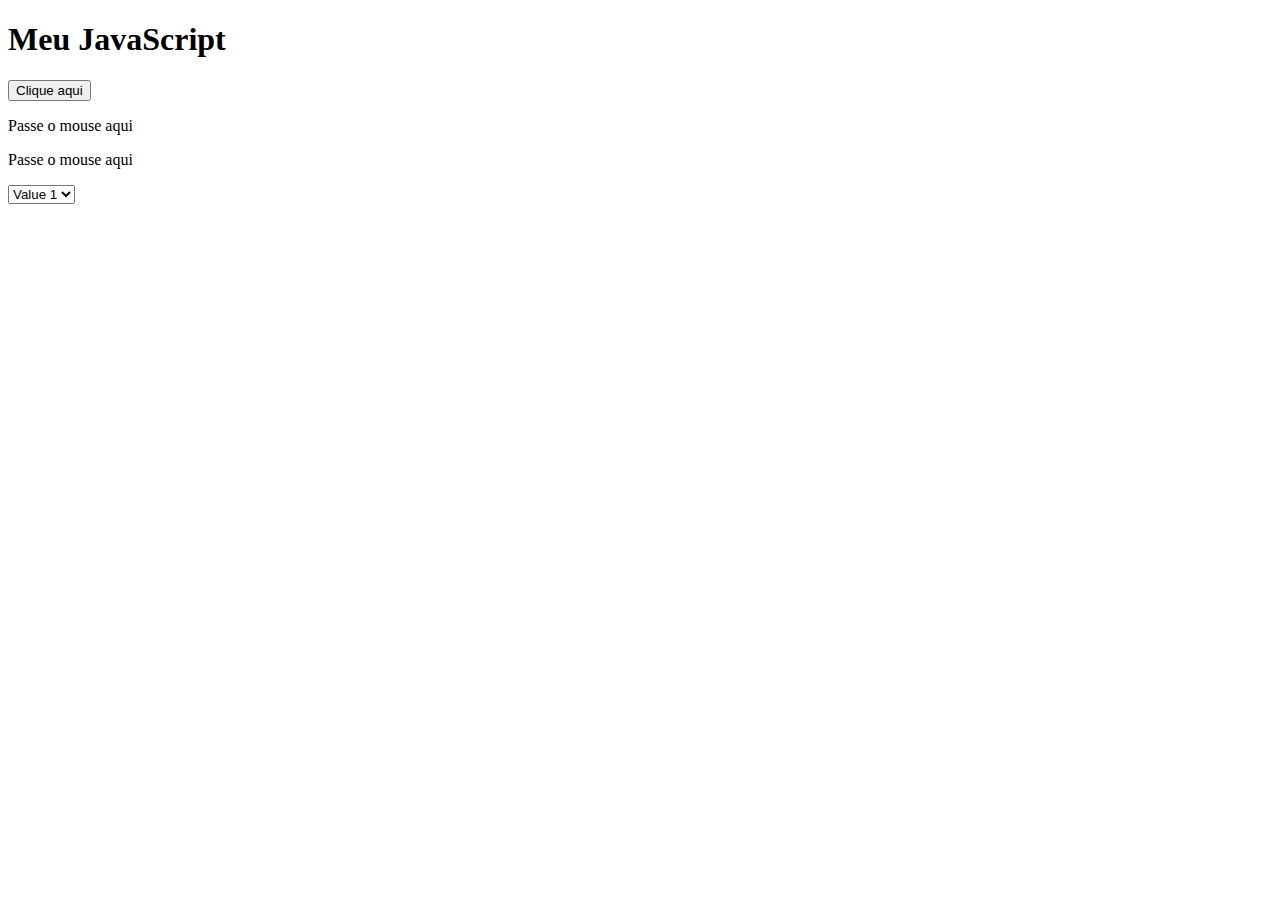
<file: Desafio-javascript-ES6/Index.html>
<!DOCTYPE html>
<html lang="pt-br">
    <head>
        <title> Minha página</title>
        <meta charset="utf-8">        
        <script type="text/javascript" src="js/main.js"></script>     
    </head>
    <body onload=load()>
        <h1>Meu JavaScript</h1>
        <button type "button" onclick="clicou()">Clique aqui</button>
        <p id="agradecimento" onclick="redirecionar()"></p>   
        <p onmouseover="trocar(this)" onmouseout="voltar(this)">Passe o mouse aqui</p>   
        <p onmouseover="trocar(this)" onmouseout="voltar(this)">Passe o mouse aqui</p>   
        <select onchange="funcaoChange(this)"> 
            <option value="1">Value 1 </option>
            <option value="2">Value 2 </option>
        </select>
    </body>
</html>
</file>
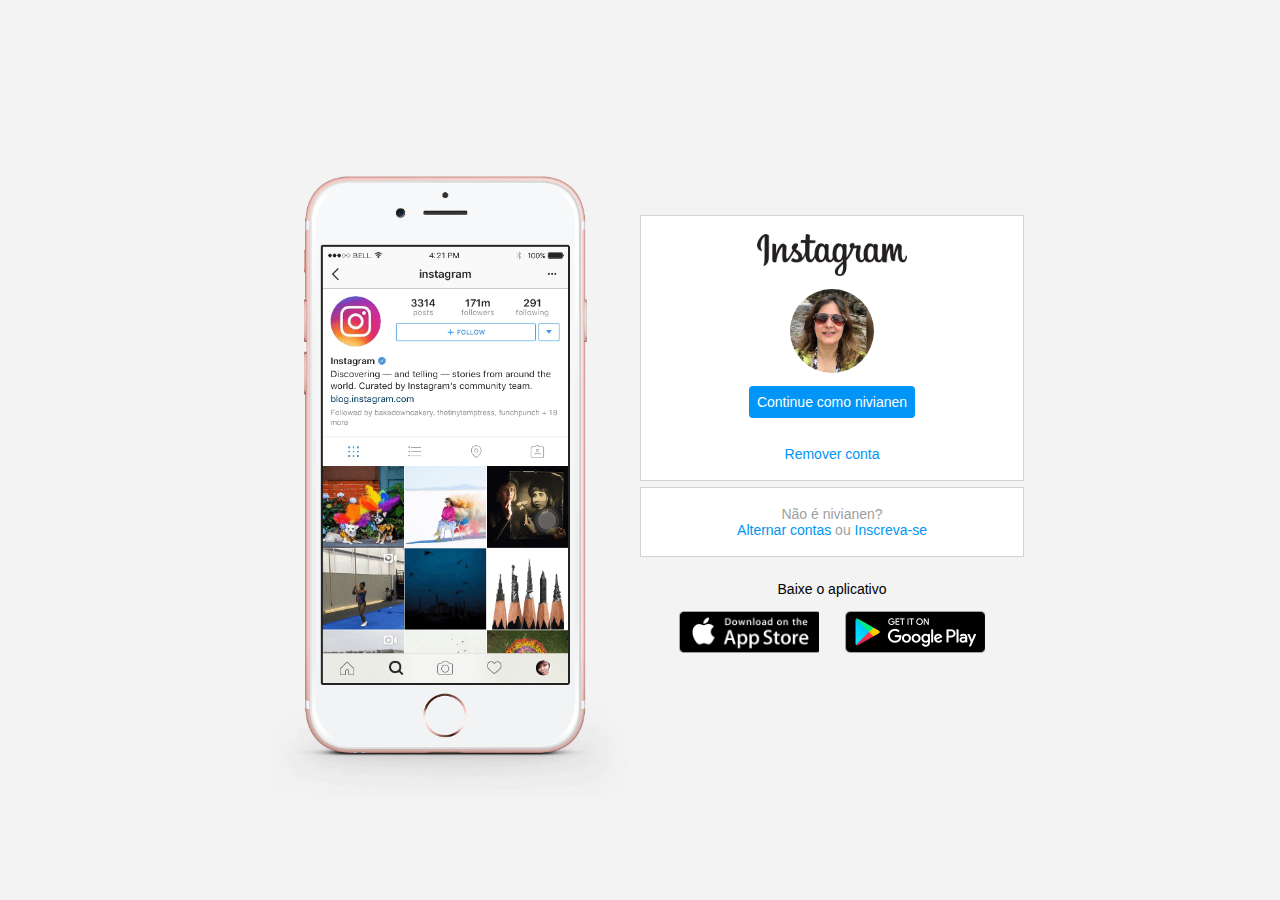
<file: Instagram/index.html>
<!DOCTYPE html>
<html lang="en">
<head>
    <meta charset="UTF-8">
    <meta name="viewport" content="width=device-width, initial-scale=1.0">
    <link rel="stylesheet" href="style.css">
    <title>Instagram</title>
</head>
<body>
    <div class="instagram-wrapper">
        <div class="instagram-phone">
            <img src="./img/instagram-celular.png" alt="celular">
        </div>
        <div class="instagram-continue">
            <div class="group">
                <img src="./img/instagram-logo.png" class="instagram-logo" alt="instagram logo">
                <div class="profile-photo">
                    <img src="./img/perfil-instagram.png" alt="foto de perfil">
                </div>
                <a href="#" class="instagram-login">Continue como nivianen</a>
                <a href="#" class="instagram-logout">Remover conta</a>
            </div>
            <div class="group">
                <p class="not-account">Não é nivianen?</p>
                <p class="not-account">
                    <span class="link-blue">Alternar contas</span>
                    ou
                    <span class="link-blue">Inscreva-se</span>
                </p>
            </div>
            <div class="get-the-app">
                <p class="get-app">Baixe o aplicativo</p>
                <div class="download">
                    <a href="#" class="app-download"></a>
                    <a href="#" class="app-download"></a>
                </div>
            </div>
        </div>
    </div>
</body>
</html>
</file>
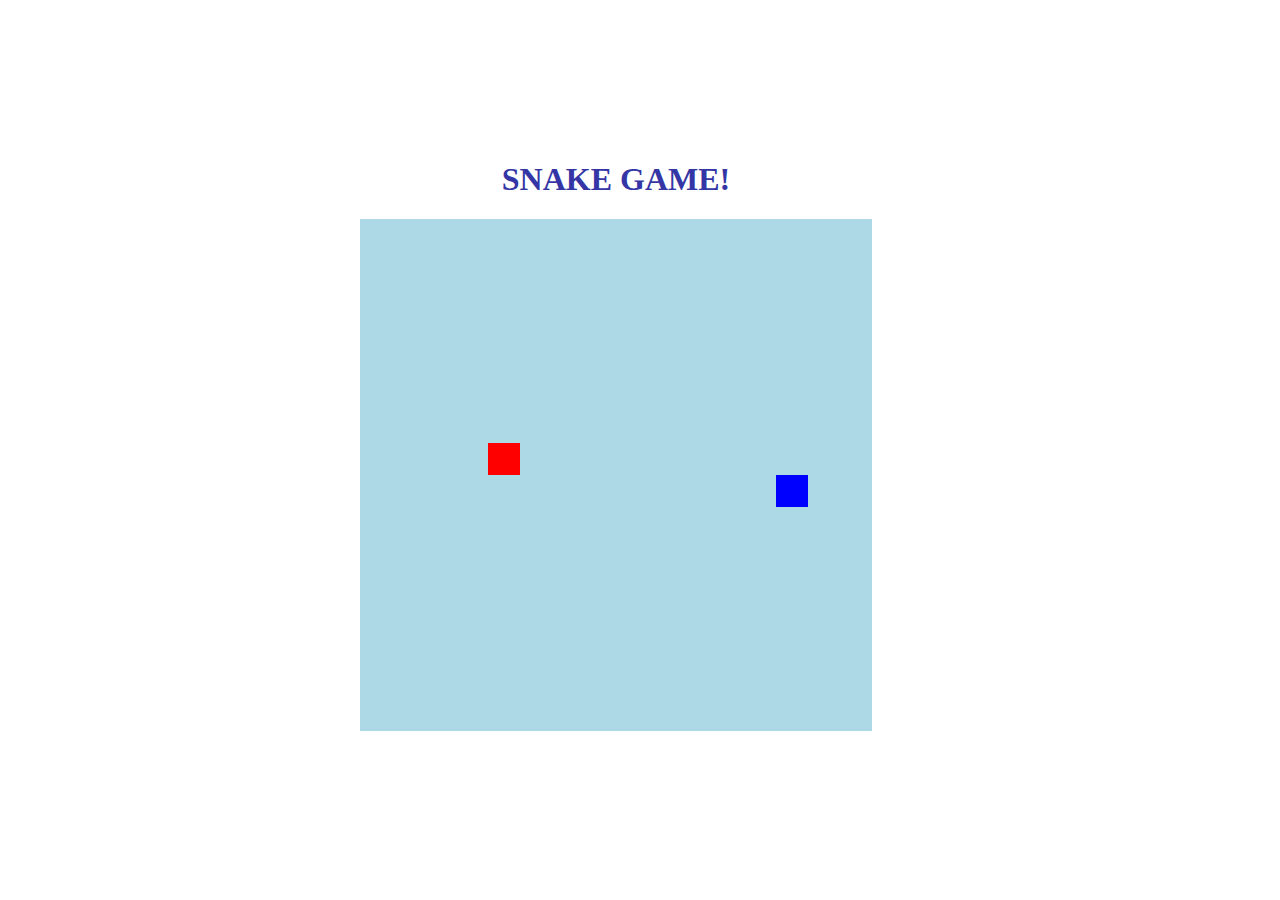
<file: javascript-snake-game/index.html>
<!DOCTYPE html>
<html lang="en">
<head>
    <meta charset="UTF-8">
    <meta name="viewport" content="width=device-width, initial-scale=1.0">
    <meta http-equiv="X-UA-Compatible" content="ie=edge">
    <title>Snake Game</title>
    <link rel="stylesheet" href="style.css">
    <script defer src="script.js"></script>
</head>
<body>
    <h1>SNAKE GAME!</h1>
    <canvas id="snake" width="512" height="512"></canvas>
</body>
</html>
</file>
<file: Instagram/style.css>
* {
    padding: 0;
    margin: 0;
    box-sizing: border-box;
    text-decoration: none;
    font-family: sans-serif;
    font-size: 14px;
}

body {
    width: 100%;
    min-height: 100vh;
    background-color: rgb(243, 243, 243);
    margin: 0;
    padding: 0;
    display: flex;
    justify-content: center;
}

.instagram-wrapper {
    display: flex;
    align-items: center;
    justify-content: start;
    width: 60%;
    height: 100vh;
}

.instagram-phone {
    display: flex;
    align-items: center;
    justify-content: center;
    width: 50%;
}

.instagram-phone img {
    height: 50rem;
}

.instagram-continue {
    display: flex;
    align-items: center; /* horizontal */
    justify-content: space-around; /* vertical */
    flex-direction: column;
    width: 50%;
    min-height: 34rem;
}

.group {
    display: flex;
    justify-content: space-between;
    align-items: center;
    flex-direction: column;
    background-color: #ffffff;
    width: 100%;
    padding: 1.3rem 0;
    border: 1px solid lightgray;
}

.group:nth-child(1) {
    min-height: 19rem;
}

.instagram-logo {
    height: 3rem;
}

.profile-photo {
    display: flex;
    justify-content: center;
    align-items: center;
    border-radius: 50%;
    overflow: hidden;
}

.profile-photo img {
    height: 6rem;
}

.instagram-login {
    background-color: #0095f6;
    color: #ffffff;
    padding: 8px;
    border-radius: 4px;
}

.instagram-logout {
    color: #0095f6;
    margin-top: 1rem;
}

.not-account {
    color: rgb(160, 160, 160);
}

.link-blue {
    color: #0095f6;
}

.get-the-app {
    display: flex;
    flex-direction: column;
    align-items: center;
    justify-content: center;
    width: 100%;
    padding: 1.3rem 0;
}

.download {
    display: flex;
    width: 100%;
    justify-content: space-evenly;
    align-items: center;
    padding: 1rem;
}

.app-download {
    height: 3rem;
    width: 10rem;
    background-size: cover;
}

.app-download:nth-child(1) {
    background-image: url('./img/apple-button.png');
}

.app-download:nth-child(2) {
    background-image: url('./img/googleplay-button.png');
}

/* media queries */


@media (max-width: 1024px) {
    .instagram-wrapper {
        width: 90%;
    }
}

@media (max-width: 650px) {
    body {
        background-color: #ffffff;
    }

    .instagram-wrapper {
        width: 90%;
    }

    .instagram-phone {
        display: none;
    }

    .instagram-continue {
        width: 100%;
    }
    
    .group {
        border: 1px solid transparent;
    }
}
</file>
<file: javascript-snake-game/style.css>
body{
    height: 95vh;
    width: 95vw;
    display: flex;
    flex-direction: column;
    justify-content: center;
    align-items: center;
    background-color:white;
    color: rgb(52, 54, 165);
}
</file>
